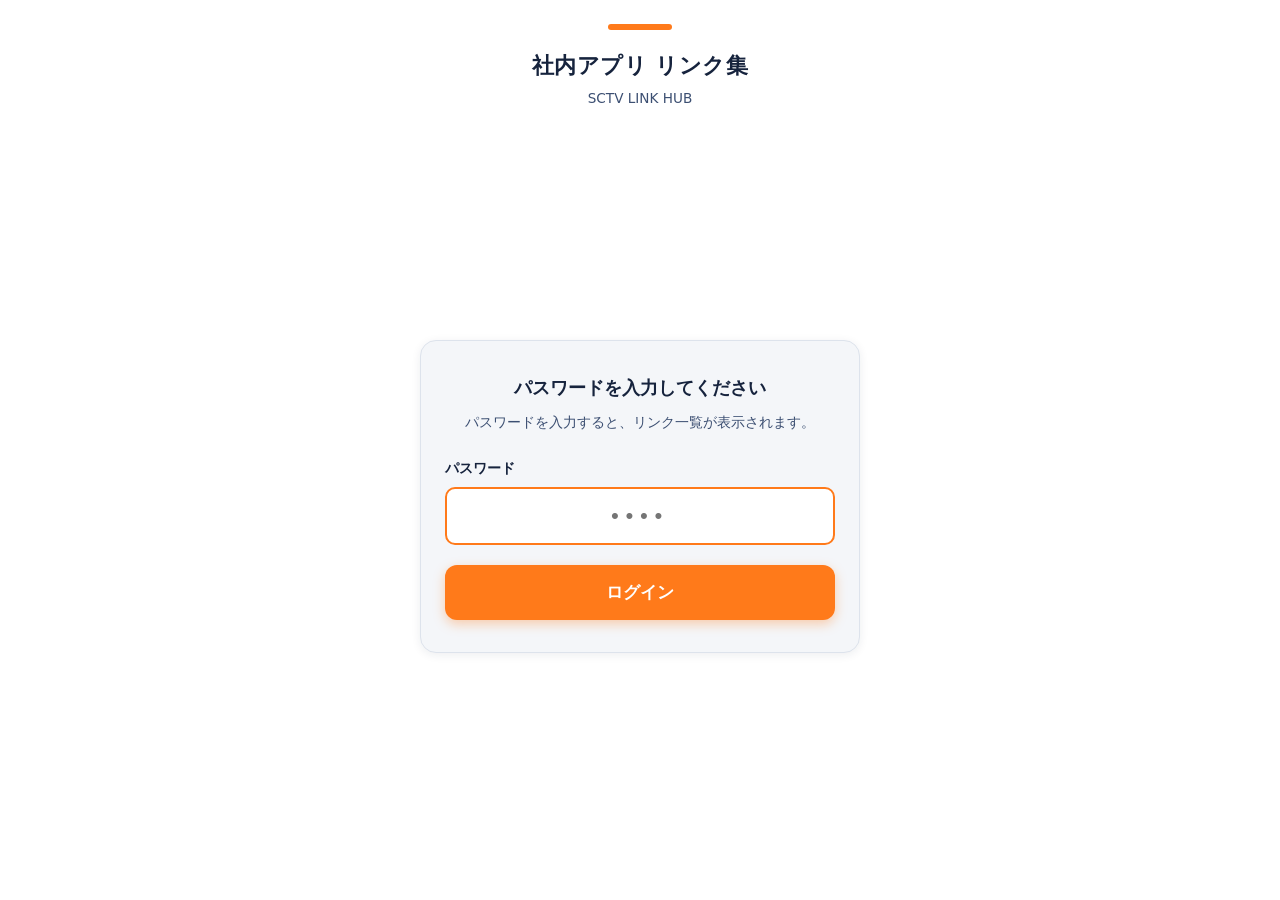
<file: index.html>
<!DOCTYPE html>
<html lang="ja">
<head>
<meta charset="UTF-8" />
<meta name="viewport" content="width=device-width, initial-scale=1, maximum-scale=1" />
<meta name="robots" content="noindex, nofollow" />
<title>社内アプリ リンク集</title>
<link rel="stylesheet" href="assets/style.css" />

<!-- Apps Scriptへの接続(DNS/TLS)を先に済ませておき、実際の呼び出しを数百ms早める -->
<link rel="preconnect" href="https://script.google.com" crossorigin />
<link rel="preconnect" href="https://script.googleusercontent.com" crossorigin />

<!--
  通信まわりのスクリプトだけは<head>で読み込み、
  ログイン済みの端末では「HTMLの解析・CSSの適用を待たずに」リンク取得を開始する。
  結果は window.__sctvLinksPromise 経由で app.js が受け取る。
-->
<script src="assets/config.js"></script>
<script src="assets/sheet-api.js"></script>
<script src="assets/storage.js"></script>
<script>
  (function () {
    try {
      var pw = SctvStorage.getSavedPassword();
      if (!pw) return;
      var p = SctvSheetApi.fetchLinks(pw);
      // app.js が受け取る前に失敗しても未処理エラーにならないようにしておく
      p.catch(function () {});
      window.__sctvLinksPromise = p;
    } catch (err) {
      /* 先行取得に失敗しても、app.js が通常どおり取得し直す */
    }
  })();
</script>
</head>
<body>
<div class="page">

  <header class="site-header">
    <div class="brand-bar"></div>
    <h1>社内アプリ リンク集</h1>
    <p>SCTV LINK HUB</p>
  </header>

  <!-- ログイン画面 -->
  <section id="login-screen" class="login-card" hidden>
    <h2>パスワードを入力してください</h2>
    <p class="lead">パスワードを入力すると、リンク一覧が表示されます。</p>
    <form id="login-form" autocomplete="off">
      <label class="field-label" for="password-input">パスワード</label>
      <input
        type="password"
        inputmode="numeric"
        id="password-input"
        class="password-input"
        placeholder="••••"
        autocomplete="off"
        required
      />
      <button type="submit" id="login-submit-btn" class="btn btn-primary">ログイン</button>
    </form>
    <div id="login-error" class="error-message" hidden></div>
    <p id="login-debug-hint" hidden style="text-align:center;margin:12px 0 0;">
      <a href="debug.html" class="footer-link">うまくログインできない場合は接続診断へ</a>
    </p>
  </section>

  <!-- リンク一覧画面 -->
  <main id="main-screen" hidden>
    <p id="main-loading" class="empty-note" hidden>読み込み中…</p>
    <div id="main-error" class="error-message" hidden></div>
    <p id="stale-note" class="empty-note" hidden>最新の情報を取得できませんでした。前回表示した内容を表示しています。</p>
    <button id="retry-btn" type="button" class="btn btn-secondary btn-retry" hidden>再読み込み</button>
    <p id="debug-hint" hidden style="text-align:center;">
      <a href="debug.html" class="footer-link">うまく表示されない場合は接続診断へ</a>
    </p>

    <ul id="link-list" class="link-list" hidden></ul>

    <footer class="site-footer">
      <button id="logout-btn" type="button" class="footer-link">この端末のログイン情報を削除する</button>
      <a href="admin.html" class="footer-link">管理ページへ</a>
    </footer>
  </main>

</div>

<script src="assets/app.js"></script>
</body>
</html>
</file>
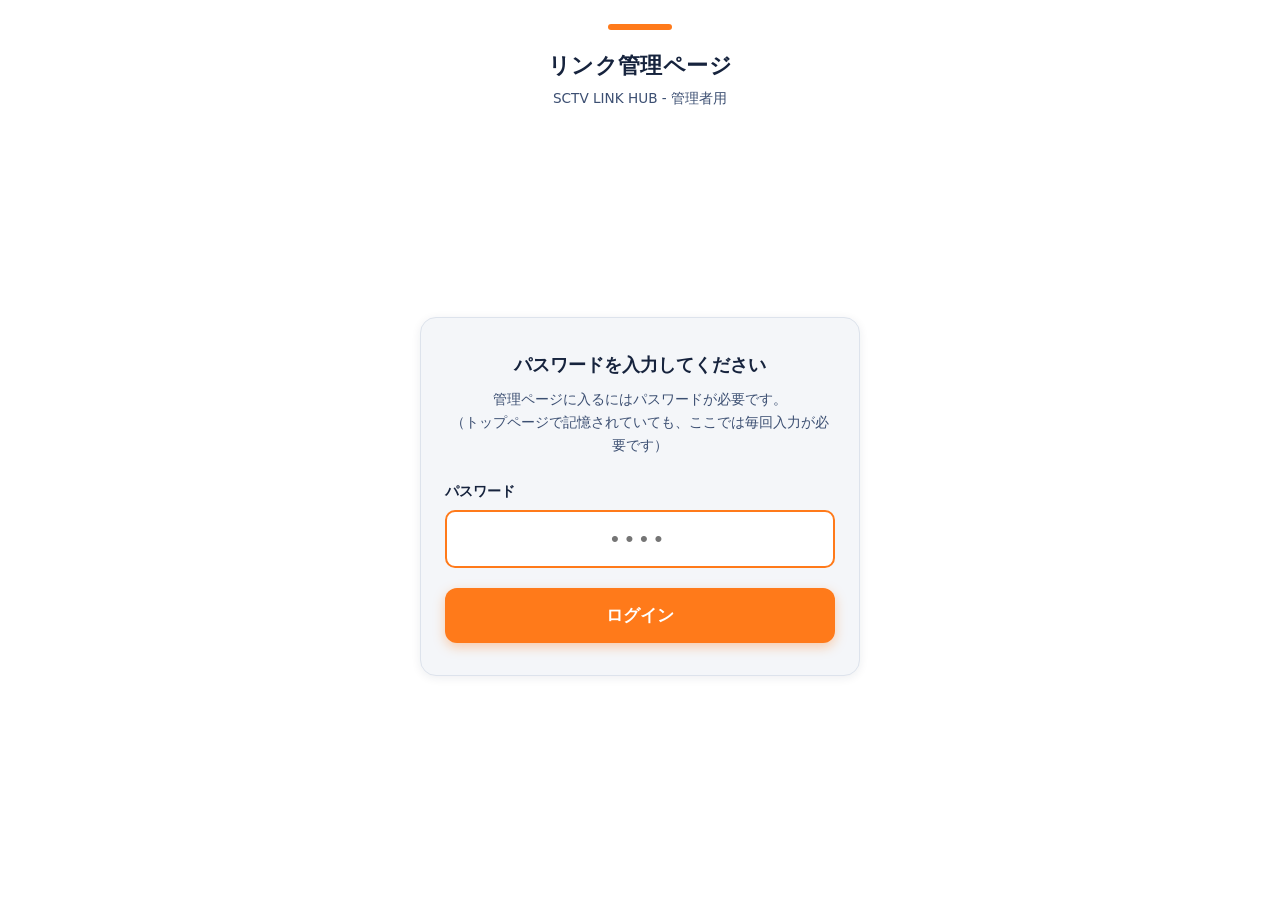
<file: admin.html>
<!DOCTYPE html>
<html lang="ja">
<head>
<meta charset="UTF-8" />
<meta name="viewport" content="width=device-width, initial-scale=1, maximum-scale=1" />
<meta name="robots" content="noindex, nofollow" />
<title>管理ページ | 社内アプリ リンク集</title>
<link rel="stylesheet" href="assets/style.css" />
<link rel="preconnect" href="https://script.google.com" crossorigin />
<link rel="preconnect" href="https://script.googleusercontent.com" crossorigin />
</head>
<body>
<div class="page">

  <header class="site-header">
    <div class="brand-bar"></div>
    <h1>リンク管理ページ</h1>
    <p>SCTV LINK HUB - 管理者用</p>
  </header>

  <!-- ログイン画面（管理ページは毎回パスワード入力必須） -->
  <section id="login-screen" class="login-card" hidden>
    <h2>パスワードを入力してください</h2>
    <p class="lead">管理ページに入るにはパスワードが必要です。<br />（トップページで記憶されていても、ここでは毎回入力が必要です）</p>
    <form id="login-form" autocomplete="off">
      <label class="field-label" for="password-input">パスワード</label>
      <input
        type="password"
        inputmode="numeric"
        id="password-input"
        class="password-input"
        placeholder="••••"
        autocomplete="off"
        required
      />
      <button type="submit" id="login-submit-btn" class="btn btn-primary">ログイン</button>
    </form>
    <div id="login-error" class="error-message" hidden></div>
  </section>

  <!-- 編集画面 -->
  <main id="main-screen" hidden>
    <div class="note-box">
      ここでの変更は Google スプレッドシートに保存され、全員のスマホ・PCに反映されます。<br />
      スプレッドシートを直接編集しても構いません（このページと同じデータを見ています）。
    </div>

    <p id="main-loading" class="empty-note" hidden>読み込み中…</p>
    <div id="main-error" class="error-message" hidden></div>

    <div id="link-editor-list" hidden></div>

    <div id="admin-toolbar" class="admin-toolbar" hidden>
      <button id="add-link-btn" type="button" class="btn btn-secondary">＋ 新しいリンクを追加</button>
      <button id="save-btn" type="button" class="btn btn-primary">保存する</button>
    </div>

    <div id="save-status" class="status-message" hidden></div>

    <footer class="site-footer">
      <a href="index.html" class="footer-link">トップページに戻る</a>
    </footer>
  </main>

</div>

<template id="link-editor-template">
  <div class="admin-card" data-link-item>
    <div class="row">
      <label>名称</label>
      <input type="text" data-field="name" placeholder="例）〇〇申請フォーム" />
    </div>
    <div class="row">
      <label>リンク先URL</label>
      <input type="url" data-field="url" placeholder="https://example.com/" />
    </div>
    <div class="row">
      <label>説明</label>
      <textarea data-field="description" placeholder="このリンクの説明を入力してください"></textarea>
    </div>
    <div class="admin-card-actions">
      <button type="button" class="btn btn-danger" data-remove>このリンクを削除</button>
    </div>
  </div>
</template>

<script src="assets/config.js"></script>
<script src="assets/sheet-api.js"></script>
<script src="assets/admin.js"></script>
</body>
</html>
</file>
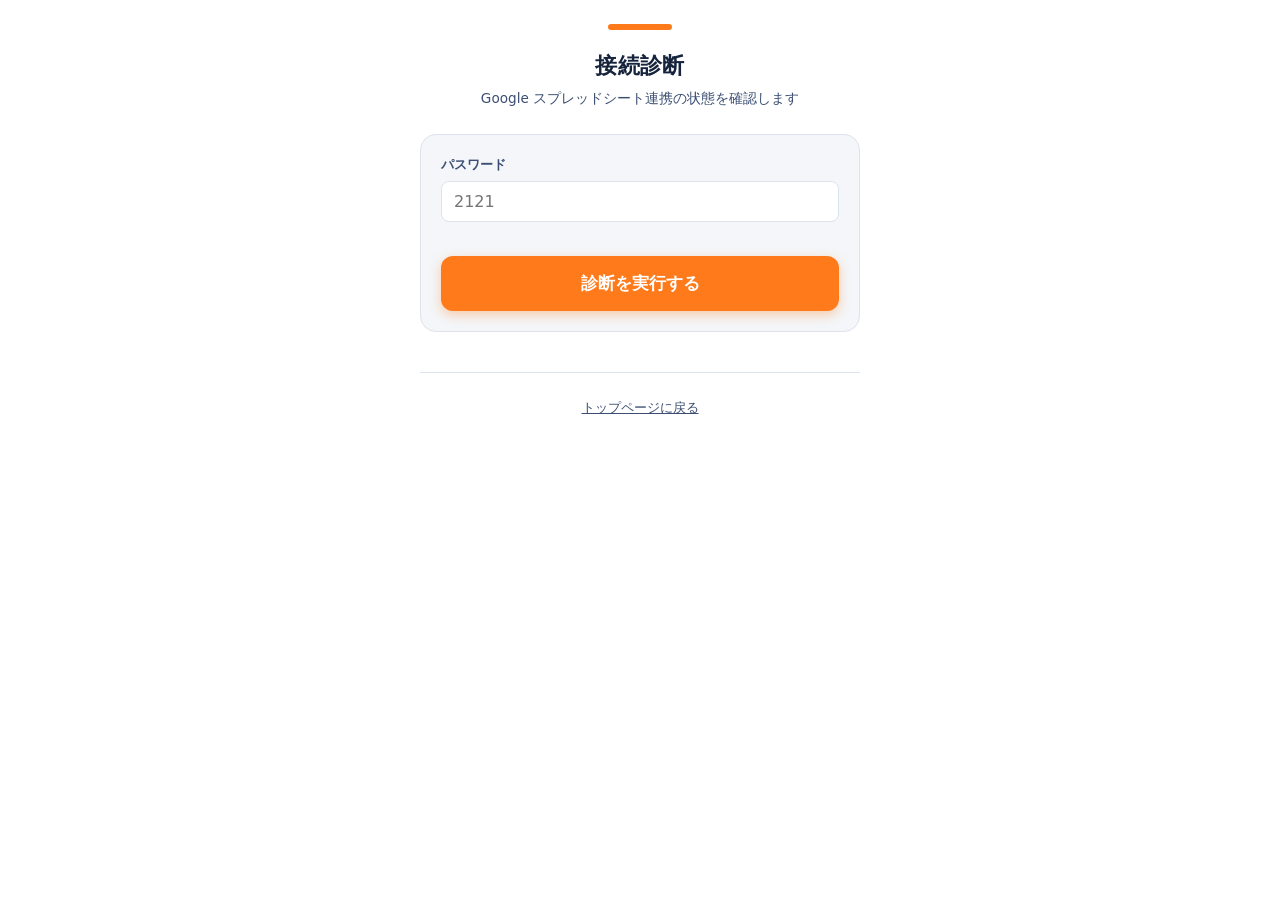
<file: debug.html>
<!DOCTYPE html>
<html lang="ja">
<head>
<meta charset="UTF-8" />
<meta name="viewport" content="width=device-width, initial-scale=1" />
<meta name="robots" content="noindex, nofollow" />
<title>接続診断 | 社内アプリ リンク集</title>
<link rel="stylesheet" href="assets/style.css" />
<style>
  .diag-result {
    border: 1px solid var(--color-border);
    border-radius: 12px;
    padding: 14px 16px;
    margin-bottom: 12px;
    background: var(--color-gray-bg);
  }
  .diag-result h3 {
    margin: 0 0 8px;
    font-size: 0.95rem;
    color: var(--color-navy);
  }
  .diag-status {
    font-weight: 700;
    font-size: 0.9rem;
  }
  .diag-status.ok { color: #1f7a34; }
  .diag-status.ng { color: var(--color-error); }
  .diag-status.pending { color: var(--color-navy-soft); }
  .diag-detail {
    font-family: ui-monospace, SFMono-Regular, Menlo, monospace;
    font-size: 0.75rem;
    color: var(--color-navy-soft);
    white-space: pre-wrap;
    word-break: break-all;
    margin-top: 6px;
  }
  .verdict {
    border-radius: 12px;
    padding: 16px;
    margin-top: 20px;
    font-size: 0.9rem;
    line-height: 1.7;
  }
  .verdict.ok { background: #eaf6ec; border: 1px solid #b9e2c0; color: #1f5f2e; }
  .verdict.ng { background: #fff4e9; border: 1px solid #ffd9b0; color: #8a4a10; }
</style>
</head>
<body>
<div class="page">

  <header class="site-header">
    <div class="brand-bar"></div>
    <h1>接続診断</h1>
    <p>Google スプレッドシート連携の状態を確認します</p>
  </header>

  <main>
    <div class="admin-card">
      <div class="row">
        <label>パスワード</label>
        <input type="password" inputmode="numeric" id="password-input" placeholder="2121" />
      </div>
      <button id="run-btn" type="button" class="btn btn-primary">診断を実行する</button>
    </div>

    <div id="results" hidden>
      <div class="diag-result">
        <h3>0. 設定されているAPIのURL</h3>
        <div id="r0" class="diag-status pending">確認中…</div>
        <div id="d0" class="diag-detail"></div>
      </div>

      <div class="diag-result">
        <h3>1. 方式A: fetch() での通信</h3>
        <div id="r1" class="diag-status pending">確認中…</div>
        <div id="d1" class="diag-detail"></div>
      </div>

      <div class="diag-result">
        <h3>2. 方式B: 隠しiframe + postMessage での通信</h3>
        <div id="r2" class="diag-status pending">確認中…</div>
        <div id="d2" class="diag-detail"></div>
      </div>

      <div id="verdict" class="verdict" hidden></div>
    </div>

    <footer class="site-footer">
      <a href="index.html" class="footer-link">トップページに戻る</a>
    </footer>
  </main>

</div>

<script src="assets/config.js"></script>
<script src="assets/sheet-api.js"></script>
<script>
(function () {
  const runBtn = document.getElementById("run-btn");
  const passwordInput = document.getElementById("password-input");
  const results = document.getElementById("results");
  const verdict = document.getElementById("verdict");

  function set(id, statusClass, text, detailId, detail) {
    const el = document.getElementById(id);
    el.className = "diag-status " + statusClass;
    el.textContent = text;
    if (detailId) document.getElementById(detailId).textContent = detail || "";
  }

  runBtn.addEventListener("click", async () => {
    results.hidden = false;
    verdict.hidden = true;
    runBtn.disabled = true;
    runBtn.textContent = "診断中…";

    const password = passwordInput.value || "2121";

    // 0. config
    let apiUrl = null;
    try {
      apiUrl = SctvSheetApi.getApiUrl();
      set("r0", "ok", "設定あり", "d0", apiUrl);
    } catch (err) {
      set("r0", "ng", "未設定", "d0", "assets/config.js の SHEET_API_URL が設定されていません。");
      runBtn.disabled = false;
      runBtn.textContent = "診断を実行する";
      return;
    }

    const url = apiUrl + "?pw=" + encodeURIComponent(password) + "&t=" + Date.now();

    // 1. fetch
    let fetchOk = false;
    let fetchErr = "";
    try {
      const body = await SctvSheetApi.viaFetch(url);
      if (body && body.ok === true) {
        fetchOk = true;
        set("r1", "ok", "成功", "d1", "リンク " + (body.links || []).length + " 件を取得できました。");
      } else {
        set("r1", "ng", "サーバーが ok:false を返しました", "d1", JSON.stringify(body));
        fetchErr = "server_said_no";
      }
    } catch (err) {
      fetchErr = err.message;
      if (err.message === "NOT_JSON") {
        set("r1", "ng", "失敗（JSONではないものが返ってきた）", "d1",
          "Googleのログイン画面などが返っている可能性が高いです。");
      } else {
        set("r1", "ng", "失敗（CORSなどでブロック）", "d1", err.message);
      }
    }

    // 2. iframe
    let iframeOk = false;
    let iframeErr = "";
    try {
      const body = await SctvSheetApi.viaIframe(url, 15000);
      if (body && body.ok === true) {
        iframeOk = true;
        set("r2", "ok", "成功", "d2", "リンク " + (body.links || []).length + " 件を取得できました。");
      } else {
        set("r2", "ng", "サーバーが ok:false を返しました", "d2", JSON.stringify(body));
        iframeErr = "server_said_no";
      }
    } catch (err) {
      iframeErr = err.message;
      if (err.message === "IFRAME_TIMEOUT") {
        set("r2", "ng", "失敗（応答が返ってこない）", "d2",
          "iframe内でApps Scriptからの返信(postMessage)が届きませんでした。");
      } else {
        set("r2", "ng", "失敗", "d2", err.message);
      }
    }

    // verdict
    verdict.hidden = false;
    if (fetchOk || iframeOk) {
      verdict.className = "verdict ok";
      verdict.innerHTML =
        "<strong>✅ 通信できています。</strong><br>" +
        "リンク集は正常に動作するはずです。トップページを開いて確認してください。" +
        (fetchOk && !iframeOk ? "<br>（方式Aのみ成功。実利用に問題はありません）" : "") +
        (!fetchOk && iframeOk ? "<br>（方式Bのみ成功。実利用に問題はありません）" : "");
    } else if (fetchErr === "server_said_no" || iframeErr === "server_said_no") {
      verdict.className = "verdict ng";
      verdict.innerHTML =
        "<strong>⚠️ サーバーには届いていますが、拒否されました。</strong><br>" +
        "入力したパスワードが、Apps Script側のパスワード（スクリプトプロパティ SITE_PASSWORD、既定値は 2121）と一致していない可能性があります。";
    } else {
      verdict.className = "verdict ng";
      verdict.innerHTML =
        "<strong>❌ どちらの方式でも通信できませんでした。</strong><br><br>" +
        "最も可能性が高い原因は、<strong>Apps Scriptのデプロイ設定「アクセスできるユーザー」が『全員』になっていない</strong>ことです。" +
        "「Googleアカウントを持つ全員」だと、ブラウザからの呼び出しがログイン画面に飛ばされて失敗します" +
        "（自分でURLを直接開くとログイン済みなので成功して見えます）。<br><br>" +
        "<strong>確認方法：</strong>Chromeのシークレットウィンドウ（Googleにログインしていない状態）で、上に表示されているAPIのURLの末尾に <code>?pw=2121</code> を付けて開いてください。" +
        "ログイン画面が出たら、この設定が原因です。<br><br>" +
        "<strong>直し方：</strong>Apps Scriptエディタ →「デプロイ」→「デプロイを管理」→ 鉛筆アイコン →" +
        "「アクセスできるユーザー」を <strong>全員</strong> に変更 → バージョンを「新バージョン」にして「デプロイ」。";
    }

    runBtn.disabled = false;
    runBtn.textContent = "もう一度診断する";
  });
})();
</script>
</body>
</html>
</file>
<file: assets/style.css>
:root {
  --color-bg: #ffffff;
  --color-navy: #16233d;
  --color-navy-dark: #0e1830;
  --color-navy-soft: #3c4f72;
  --color-orange: #ff7a1a;
  --color-orange-dark: #e3690a;
  --color-gray-bg: #f4f6f9;
  --color-border: #dde3ec;
  --color-error: #d1361f;
  --shadow-card: 0 2px 10px rgba(22, 35, 61, 0.08);
}

* {
  box-sizing: border-box;
}

html,
body {
  margin: 0;
  padding: 0;
}

body {
  background: var(--color-bg);
  color: var(--color-navy);
  font-family: "Hiragino Kaku Gothic ProN", "Hiragino Sans", "Yu Gothic", "Meiryo",
    system-ui, -apple-system, sans-serif;
  line-height: 1.6;
  min-height: 100vh;
}

[hidden] {
  display: none !important;
}

.page {
  max-width: 480px;
  margin: 0 auto;
  padding: 24px 20px 40px;
  min-height: 100vh;
  display: flex;
  flex-direction: column;
}

/* ---------- ヘッダー ---------- */
.site-header {
  text-align: center;
  margin-bottom: 24px;
}

.site-header h1 {
  font-size: 1.4rem;
  color: var(--color-navy);
  margin: 0 0 4px;
  letter-spacing: 0.02em;
}

.site-header p {
  margin: 0;
  color: var(--color-navy-soft);
  font-size: 0.85rem;
}

.brand-bar {
  height: 6px;
  width: 64px;
  background: var(--color-orange);
  border-radius: 3px;
  margin: 0 auto 18px;
}

/* ---------- ログイン画面 ---------- */
.login-card {
  margin: auto;
  width: 100%;
  background: var(--color-gray-bg);
  border: 1px solid var(--color-border);
  border-radius: 16px;
  padding: 32px 24px;
  box-shadow: var(--shadow-card);
}

.login-card h2 {
  margin: 0 0 8px;
  font-size: 1.15rem;
  color: var(--color-navy);
  text-align: center;
}

.login-card .lead {
  text-align: center;
  color: var(--color-navy-soft);
  font-size: 0.9rem;
  margin: 0 0 24px;
}

.field-label {
  display: block;
  font-size: 0.85rem;
  font-weight: 600;
  color: var(--color-navy);
  margin-bottom: 8px;
}

.password-input {
  width: 100%;
  font-size: 1.4rem;
  letter-spacing: 0.3em;
  text-align: center;
  padding: 14px 12px;
  border: 2px solid var(--color-border);
  border-radius: 10px;
  background: #ffffff;
  color: var(--color-navy);
  outline: none;
  transition: border-color 0.15s ease;
}

.password-input:focus {
  border-color: var(--color-orange);
}

.btn {
  display: inline-flex;
  align-items: center;
  justify-content: center;
  gap: 8px;
  border: none;
  border-radius: 12px;
  font-size: 1rem;
  font-weight: 700;
  cursor: pointer;
  transition: transform 0.05s ease, background-color 0.15s ease, box-shadow 0.15s ease;
  text-decoration: none;
}

.btn:active {
  transform: scale(0.98);
}

.btn-primary {
  background: var(--color-orange);
  color: #ffffff;
  width: 100%;
  padding: 16px;
  margin-top: 20px;
  font-size: 1.05rem;
  box-shadow: 0 4px 12px rgba(255, 122, 26, 0.35);
}

.btn-primary:hover {
  background: var(--color-orange-dark);
}

.btn-secondary {
  background: #ffffff;
  color: var(--color-navy);
  border: 2px solid var(--color-navy);
  padding: 10px 18px;
}

.btn-secondary:hover {
  background: var(--color-navy);
  color: #ffffff;
}

.btn-danger {
  background: #ffffff;
  color: var(--color-error);
  border: 2px solid var(--color-error);
  padding: 8px 14px;
  font-size: 0.85rem;
}

.btn-danger:hover {
  background: var(--color-error);
  color: #ffffff;
}

.error-message {
  color: var(--color-error);
  background: #fdecea;
  border: 1px solid #f3c3bd;
  border-radius: 8px;
  padding: 10px 14px;
  font-size: 0.88rem;
  margin-top: 16px;
  text-align: center;
}

/* ---------- リンク一覧 ---------- */
.link-list {
  list-style: none;
  margin: 0;
  padding: 0;
  display: flex;
  flex-direction: column;
  gap: 16px;
}

.link-button {
  display: block;
  background: var(--color-navy);
  color: #ffffff;
  border-radius: 16px;
  padding: 20px 20px;
  text-decoration: none;
  box-shadow: var(--shadow-card);
  border-left: 6px solid var(--color-orange);
  min-height: 72px;
  transition: transform 0.06s ease, box-shadow 0.15s ease;
}

.link-button:active {
  transform: scale(0.98);
}

.link-name {
  font-size: 1.15rem;
  font-weight: 700;
  margin: 0 0 6px;
  display: flex;
  align-items: center;
  justify-content: space-between;
  gap: 8px;
}

.link-name .arrow {
  color: var(--color-orange);
  font-size: 1.3rem;
  flex-shrink: 0;
}

.link-desc {
  font-size: 0.88rem;
  color: #cfd7e6;
  margin: 0;
}

.btn-retry {
  width: 100%;
  margin-bottom: 16px;
}

.empty-note {
  text-align: center;
  color: var(--color-navy-soft);
  padding: 24px;
  border: 1px dashed var(--color-border);
  border-radius: 12px;
}

/* ---------- フッター ---------- */
.site-footer {
  margin-top: 40px;
  padding-top: 20px;
  border-top: 1px solid var(--color-border);
  text-align: center;
  display: flex;
  flex-direction: column;
  align-items: center;
  gap: 12px;
}

.footer-link {
  color: var(--color-navy-soft);
  font-size: 0.82rem;
  text-decoration: underline;
  background: none;
  border: none;
  cursor: pointer;
  padding: 4px;
}

.footer-link:hover {
  color: var(--color-orange-dark);
}

/* ---------- 管理ページ ---------- */
.admin-card {
  background: var(--color-gray-bg);
  border: 1px solid var(--color-border);
  border-radius: 16px;
  padding: 20px;
  margin-bottom: 16px;
}

.admin-card .row {
  display: flex;
  flex-direction: column;
  gap: 6px;
  margin-bottom: 14px;
}

.admin-card label {
  font-size: 0.8rem;
  font-weight: 700;
  color: var(--color-navy-soft);
}

.admin-card input,
.admin-card textarea {
  width: 100%;
  font-size: 1rem;
  padding: 10px 12px;
  border: 1.5px solid var(--color-border);
  border-radius: 8px;
  color: var(--color-navy);
  font-family: inherit;
  background: #ffffff;
}

.admin-card input:focus,
.admin-card textarea:focus {
  outline: none;
  border-color: var(--color-orange);
}

.admin-card textarea {
  resize: vertical;
  min-height: 60px;
}

.admin-card-actions {
  display: flex;
  justify-content: flex-end;
}

.admin-toolbar {
  display: flex;
  flex-direction: column;
  gap: 12px;
  margin: 24px 0;
}

.status-message {
  text-align: center;
  padding: 10px 14px;
  border-radius: 8px;
  font-size: 0.88rem;
  margin-top: 10px;
}

.status-message.success {
  background: #eaf6ec;
  border: 1px solid #b9e2c0;
  color: #1f7a34;
}

.status-message.error {
  background: #fdecea;
  border: 1px solid #f3c3bd;
  color: var(--color-error);
}

.note-box {
  background: #fff4e9;
  border: 1px solid #ffd9b0;
  color: #8a4a10;
  border-radius: 10px;
  padding: 12px 14px;
  font-size: 0.82rem;
  margin-bottom: 20px;
}
</file>
